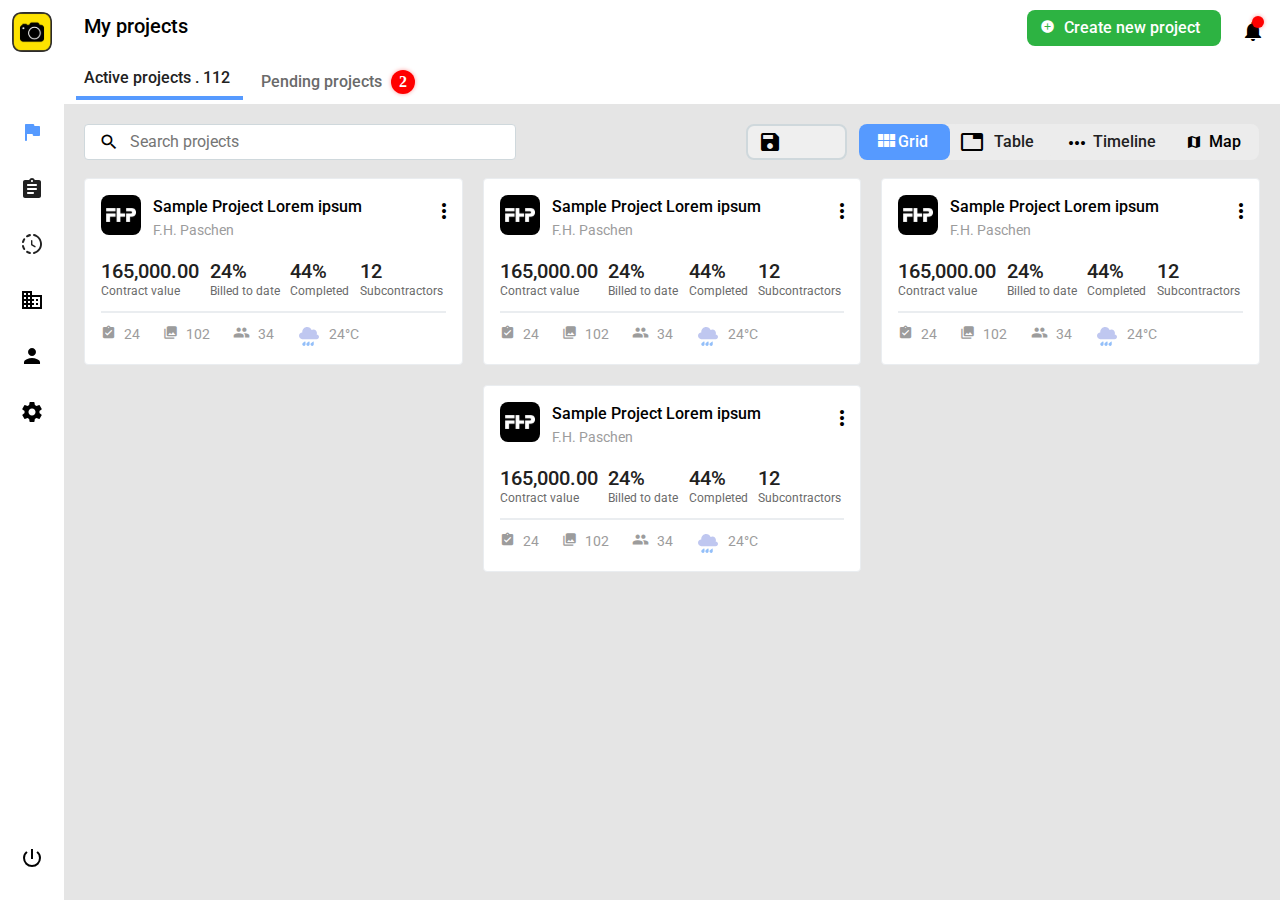
<file: index.html>
<!DOCTYPE html>
<html lang="en">
<head>
    <meta charset="UTF-8">
    <meta name="viewport" content="width=device-width, initial-scale=1.0">
    <link rel="stylesheet" href="css/style.css">
    <link rel="stylesheet" href="css/media.css">
    <link href="https://fonts.googleapis.com/icon?family=Material+Icons"
      rel="stylesheet">
    <link href="https://fonts.googleapis.com/css2?family=Roboto:wght@400;500&display=swap" rel="stylesheet">
    <title>Task-1</title>
</head>
<body>
    <div class="Task1">
        <div class="sidebar">
            <div class="sidebarIconTop">

                <div class="sidebarIconPhoto">
                    <img src="images/sidebarIcon.svg" />
                </div>
                        
                <div class="sidebarIcons">
                    <div class="sidebarIcon1">
                        <img  src="images/sidebarIcon1.svg">
                    </div>
                    <div class="sidebarIcon2">
                        <img  src="images/sidebarIcon2.svg">
                    </div>
                    <div class="sidebarIcon3">
                        <img  src="images/sidebarIcon3.svg">
                    </div>
                    <div class="sidebarIcon4">
                        <span class="material-icons">business</span>
                    </div>
                    <div class="sidebarIcon5">
                        <span class="material-icons">person</span>        
                    </div>
                    <div class="sidebarIcon6">
                        <span class="material-icons">settings</span>
                    </div>
                </div>           
            </div>            
        
            <div class="sidebarIconBottom">
                <span class="material-icons">power_settings_new</span>
            </div>
        </div>
        <div class="main">
            <div class="header">
                <div class="myProject">
                    <span>My projects</span>
                </div>
                <div class="createProjectMain">
                    <button class="createProject" id="create"> 
                        <div class="createIcon" >
                            <span class="material-icons">add_circle</span>
                        </div>                          
                        <div class="createText">
                            <span>Create new project</span>
                        </div>                            
                    </button>
                    
                    <div class="notificationIcon">
                        <span class="material-icons">notifications</span>
                        <div class="redNotification">                        
                        </div>
                    </div>                        
                </div>                                         
            </div>
            <div class="header1">                 
                <div class="myProject1Left">
                    <div class="myProject1Icon">
                        <img src="images/header1.svg" />
                    </div>
                    <div class="myProject1Text1">
                        <span>Projects</span>
                    </div>   
                </div>
                <div class="myProject1Right"> 
                    <button class="create1Project" > 
                        <div class="createIcon" >
                            <span class="material-icons">add_circle</span>
                        </div>                          
                        <div class="create1Text">
                            <span>New</span>
                        </div>                            
                    </button>                   
                    <div class="notificationIcon1">
                        <span class="material-icons">notifications</span>
                        <div class="redNotification1">                        
                        </div>
                    </div>                                         
                </div>
            </div>
    
            <div class="content">
                <div class="projectType">
                    <button class="active" >
                        <a><span>Active projects . 112</span></a>
                    </button>    
                    <button class="pending">                       
                            <div class="pendingButton"> <a href="#"></a><span>Pending projects </a></span>
                            </div>
                            <div class="pendingCounter">
                                2
                            </div>                                                                           
                    </button>
                </div> 
                <div class="viewPart">                    
                    <div class="searchProject">
                        <div class="searchIcon">
                            <span class="material-icons">search<span>
                        </div>            
                        <input type="search" class="searchInput" placeholder="Search projects">
                    </div>
                    <div class="viewRight">
                        <button class="exportDiv" >
                            <span class="material-icons expIcon"> save_alt</span>
                            <span class="text">Export</span>
                        </button>
                        <div class="viewType">                        
                            <button class="gridView" onclick="changeContent(1)"> 
                                <div class="gridIcon">
                                    <span class="material-icons">view_module</span>
                                </div> 
                                <div class="gridText">
                                    <span>Grid</span>
                                </div>        
                            </button> 

                            <button class="tableView" onclick="changeContent(2)" > 
                                <div class="tableIcon">
                                    <span class="material-icons">table_chart</span>
                                </div>
                                <div class="tableText">
                                    <span >Table</span>
                                </div>                                        
                            </button>

                            <div class="timelineIcon">
                                <span class="material-icons">more_horiz</span>
                            </div> 
                            <div class="timelineText">
                                <span>Timeline</span>
                            </div>     
                            <div class="mapIcon">
                                <span class="material-icons">map</span>
                            </div> 
                            <div class="mapText">
                                <span>Map</span>
                            </div>     
                    </div> 
                        
                    </div>                
                </div>  

                <div class="contentForGrid"  id="content1">
                    <div class="gridOne">
                        <div class="projectGrid">
                            <div class="projectGridLeft">
                                <div class="gridIcon0">
                                    <div class="gridIcon1">
                                        <img src="images/gridIcon1.svg">
                                    </div>
                                </div>
    
                                <div class="gridAbout">
                                    <div class="gridAbout1">
                                        <span>Sample Project Lorem ipsum</span>
                                    </div>
                                    <div class="gridAbout2">
                                        <span >F.H. Paschen </span>
                                    </div>
                                </div> 
                            </div>
                            
                            <div class="gridIcon2">
                                <span class="material-icons">more_vert</span>
                            </div>                            
                        </div>

                        <div class="projectData1">
                            <div class="projectData1-1">
                                <span>165,000.00</span>
                                <p>Contract value</p>
                            </div>
                            <div class="projectData1-2">
                                <span>24%</span>
                                <p>Billed to date</p> 
                            </div>
                            <div class="projectData1-3">
                                <span>44%</span>
                                <p>Completed</p>
                            </div>
                            <div class="projectData1-4">
                                <span>12</span>
                                <p>Subcontractors</p>                     
                            </div>
                        </div>
                        <div class="projectDataLine"></div>
                        
                        <div class="projectData2"> 
                            <div class="projectData2-1">
                                <span class="material-icons">assignment_turned_in</span>
                                <span class="spanData2">24</span>
                            </div>
                            <div class="projectData2-2">
                                <span class="material-icons">collections</span>
                                <span class="spanData2">102</span> 
                            </div>
                            <div class="projectData2-3">
                                <span class="material-icons">group</span>
                                <span class="spanData2">34</span>
                            </div>
                            <div class="projectData2-4">
                                <img src="images/rain.svg" >
                                <span class="spanData2">24°C</span>                     
                            </div>                        
                        </div>
                                      
                    </div>   
                    <div class="gridOne">
                        <div class="projectGrid">
                            <div class="projectGridLeft">
                                <div class="gridIcon0">
                                    <div class="gridIcon1">
                                        <img src="images/gridIcon1.svg">
                                    </div>
                                </div>
    
                                <div class="gridAbout">
                                    <div class="gridAbout1">
                                        <span>Sample Project Lorem ipsum</span>
                                    </div>
                                    <div class="gridAbout2">
                                        <span >F.H. Paschen </span>
                                    </div>
                                </div> 
                            </div>
                            
                            <div class="gridIcon2">
                                <span class="material-icons">more_vert</span>
                            </div>                            
                        </div>

                        <div class="projectData1">
                            <div class="projectData1-1">
                                <span>165,000.00</span>
                                <p>Contract value</p>
                            </div>
                            <div class="projectData1-2">
                                <span>24%</span>
                                <p>Billed to date</p> 
                            </div>
                            <div class="projectData1-3">
                                <span>44%</span>
                                <p>Completed</p>
                            </div>
                            <div class="projectData1-4">
                                <span>12</span>
                                <p>Subcontractors</p>                     
                            </div>
                        </div>
                        <div class="projectDataLine"></div>
                        
                        <div class="projectData2"> 
                            <div class="projectData2-1">
                                <span class="material-icons">assignment_turned_in</span>
                                <span class="spanData2">24</span>
                            </div>
                            <div class="projectData2-2">
                                <span class="material-icons">collections</span>
                                <span class="spanData2">102</span> 
                            </div>
                            <div class="projectData2-3">
                                <span class="material-icons">group</span>
                                <span class="spanData2">34</span>
                            </div>
                            <div class="projectData2-4">
                                <img src="images/rain.svg" >
                                <span class="spanData2">24°C</span>                     
                            </div>                        
                        </div>
                                      
                    </div> 
                    <div class="gridOne">
                        <div class="projectGrid">
                            <div class="projectGridLeft">
                                <div class="gridIcon0">
                                    <div class="gridIcon1">
                                        <img src="images/gridIcon1.svg">
                                    </div>
                                </div>
    
                                <div class="gridAbout">
                                    <div class="gridAbout1">
                                        <span>Sample Project Lorem ipsum</span>
                                    </div>
                                    <div class="gridAbout2">
                                        <span >F.H. Paschen </span>
                                    </div>
                                </div> 
                            </div>
                            
                            <div class="gridIcon2">
                                <span class="material-icons">more_vert</span>
                            </div>                            
                        </div>

                        <div class="projectData1">
                            <div class="projectData1-1">
                                <span>165,000.00</span>
                                <p>Contract value</p>
                            </div>
                            <div class="projectData1-2">
                                <span>24%</span>
                                <p>Billed to date</p> 
                            </div>
                            <div class="projectData1-3">
                                <span>44%</span>
                                <p>Completed</p>
                            </div>
                            <div class="projectData1-4">
                                <span>12</span>
                                <p>Subcontractors</p>                     
                            </div>
                        </div>
                        <div class="projectDataLine"></div>
                        
                        <div class="projectData2"> 
                            <div class="projectData2-1">
                                <span class="material-icons">assignment_turned_in</span>
                                <span class="spanData2">24</span>
                            </div>
                            <div class="projectData2-2">
                                <span class="material-icons">collections</span>
                                <span class="spanData2">102</span> 
                            </div>
                            <div class="projectData2-3">
                                <span class="material-icons">group</span>
                                <span class="spanData2">34</span>
                            </div>
                            <div class="projectData2-4">
                                <img src="images/rain.svg" >
                                <span class="spanData2">24°C</span>                     
                            </div>                        
                        </div>
                                      
                    </div> 
                    <div class="gridOne">
                        <div class="projectGrid">
                            <div class="projectGridLeft">
                                <div class="gridIcon0">
                                    <div class="gridIcon1">
                                        <img src="images/gridIcon1.svg">
                                    </div>
                                </div>
    
                                <div class="gridAbout">
                                    <div class="gridAbout1">
                                        <span>Sample Project Lorem ipsum</span>
                                    </div>
                                    <div class="gridAbout2">
                                        <span >F.H. Paschen </span>
                                    </div>
                                </div> 
                            </div>
                            
                            <div class="gridIcon2">
                                <span class="material-icons">more_vert</span>
                            </div>                            
                        </div>

                        <div class="projectData1">
                            <div class="projectData1-1">
                                <span>165,000.00</span>
                                <p>Contract value</p>
                            </div>
                            <div class="projectData1-2">
                                <span>24%</span>
                                <p>Billed to date</p> 
                            </div>
                            <div class="projectData1-3">
                                <span>44%</span>
                                <p>Completed</p>
                            </div>
                            <div class="projectData1-4">
                                <span>12</span>
                                <p>Subcontractors</p>                     
                            </div>
                        </div>
                        <div class="projectDataLine"></div>
                        
                        <div class="projectData2"> 
                            <div class="projectData2-1">
                                <span class="material-icons">assignment_turned_in</span>
                                <span class="spanData2">24</span>
                            </div>
                            <div class="projectData2-2">
                                <span class="material-icons">collections</span>
                                <span class="spanData2">102</span> 
                            </div>
                            <div class="projectData2-3">
                                <span class="material-icons">group</span>
                                <span class="spanData2">34</span>
                            </div>
                            <div class="projectData2-4">
                                <img src="images/rain.svg" >
                                <span class="spanData2">24°C</span>                     
                            </div>                        
                        </div>
                                      
                    </div>                                       
                </div> 
                <div class="contentForTable" id="content2">
                    <div class="searchFil">
                        <div class="searchFilter">
                            <div class="searchFilterIcon">
                                <span class="material-icons">filter_list</span>
                            </div>  
                            <input class="searchFilterInput" placeholder="Search for filter">
                        </div>
                        <button class="selectButton">                            
                            <div class="selectTextButton">   
                                <span>Manage columns</span>                         
                            </div>
                            <div class="selectIcon">
                                <span class="material-icons">arrow_drop_down</span>
                            </div>       
                        </button>
                    </div>

                    <div class="contentTable">    
                        <div class="tableTh">
                            <div class="th1"><span class="th">ID</span>
                                             <span class="material-icons">arrow_downward</span></div>
                            <div class="th2"><span class="th">Name</span></div>
                            <div class="th3"><span class="th">Job number</span></div> 
                            <div class="th4"><span class="th">Divition</span></div>
                            <div class="th5"><span class="th">PM</span></div>
                            <div class="th6"><span class="th">Super</span></div>
                            <div class="th7"><span class="th">Start date</span></div>
                            <div class="th8"><span class="th">End date</span></div>
                            <div class="th9"><span class="th">Budget</span></div>
                            <div class="th10"><span class="th">Photoes</span></div>
                            <div class="th11"><span class="th">Ch</span></div>
                        </div>  
                        <div class="tableTd">
                            <div class="td1"><span class="td">2829</span></div>
                            <div class="td2 tdName"><span class="td">Sample project Lorem ipsum dolor sit amet, consectetur</span></div>
                            <div class="td3"><span class="td">1234</span></div> 
                            <div class="td4"><span class="td">Region A</span></div>
                            <div class="td5"><span class="td">Mike Vazovsky</span></div>
                            <div class="td6"><span class="td">Luke Skywoker</span></div>
                            <div class="td7"><span class="td">April 29, 2020</span></div>
                            <div class="td8"><span class="td">April 30, 2020</span></div>
                            <div class="td9"><span class="td">$1100000,00</span></div>
                            <div class="td10"><span class="td">1234</span></div>
                            <div class="td11"><span class="td">1234</span></div>
                        </div>
                        
                        <div class="tableTd">
                            <div class="td1"><span class="td">2829</span></div>
                            <div class="td2 tdName"><span class="td">Sample project Lorem ipsum dolor sit amet, consectetur</span></div>
                            <div class="td3"><span class="td">1234</span></div> 
                            <div class="td4"><span class="td">Region A</span></div>
                            <div class="td5"><span class="td">Mike Vazovsky</span></div>
                            <div class="td6"><span class="td">Luke Skywoker</span></div>
                            <div class="td7"><span class="td">April 29, 2020</span></div>
                            <div class="td8"><span class="td">April 30, 2020</span></div>
                            <div class="td9"><span class="td">$1100000,00</span></div>
                            <div class="td10"><span class="td">1234</span></div>
                            <div class="td11"><span class="td">1234</span></div>
                        </div>
                        
                        <div class="tableTd">
                            <div class="td1"><span class="td">2829</span></div>
                            <div class="td2 tdName"><span class="td">Sample project Lorem ipsum dolor sit amet, consectetur</span></div>
                            <div class="td3"><span class="td">1234</span></div> 
                            <div class="td4"><span class="td">Region A</span></div>
                            <div class="td5"><span class="td">Mike Vazovsky</span></div>
                            <div class="td6"><span class="td">Luke Skywoker</span></div>
                            <div class="td7"><span class="td">April 29, 2020</span></div>
                            <div class="td8"><span class="td">April 30, 2020</span></div>
                            <div class="td9"><span class="td">$1100000,00</span></div>
                            <div class="td10"><span class="td">1234</span></div>
                            <div class="td11"><span class="td">1234</span></div>
                        </div>
                        
                        <div class="tableTd">
                            <div class="td1"><span class="td">2829</span></div>
                            <div class="td2 tdName"><span class="td">Sample project Lorem ipsum dolor sit amet, consectetur</span></div>
                            <div class="td3"><span class="td">1234</span></div> 
                            <div class="td4"><span class="td">Region A</span></div>
                            <div class="td5"><span class="td">Mike Vazovsky</span></div>
                            <div class="td6"><span class="td">Luke Skywoker</span></div>
                            <div class="td7"><span class="td">April 29, 2020</span></div>
                            <div class="td8"><span class="td">April 30, 2020</span></div>
                            <div class="td9"><span class="td">$1100000,00</span></div>
                            <div class="td10"><span class="td">1234</span></div>
                            <div class="td11"><span class="td">1234</span></div>
                        </div>
                        
                        <div class="tableTd">
                            <div class="td1"><span class="td">2829</span></div>
                            <div class="td2 tdName"><span class="td">Sample project Lorem ipsum dolor sit amet, consectetur</span></div>
                            <div class="td3"><span class="td">1234</span></div> 
                            <div class="td4"><span class="td">Region A</span></div>
                            <div class="td5"><span class="td">Mike Vazovsky</span></div>
                            <div class="td6"><span class="td">Luke Skywoker</span></div>
                            <div class="td7"><span class="td">April 29, 2020</span></div>
                            <div class="td8"><span class="td">April 30, 2020</span></div>
                            <div class="td9"><span class="td">$1100000,00</span></div>
                            <div class="td10"><span class="td">1234</span></div>
                            <div class="td11"><span class="td">1234</span></div>
                        </div>
                        
                    </div>                    
                </div>               
            </div>   
        </div>
    </div>
    <div id="myCreate" class="createProjectModal">
        <div class="createProjectModal-content"> 
            <div class="createNewProject1">
                <div class="createNewProject1-1">
                    <span >Create new project</span>
                </div>
                <div>
                    <span class="material-icons">close</span>
                </div>  
            </div>
            <div class="createNewProject2">                 
                AAAAAA              
            </div>
        </div>      
    </div>
    
    <script src="create.js"></script>
    <script src="index.js"></script>
     
</body>
</html>
</file>
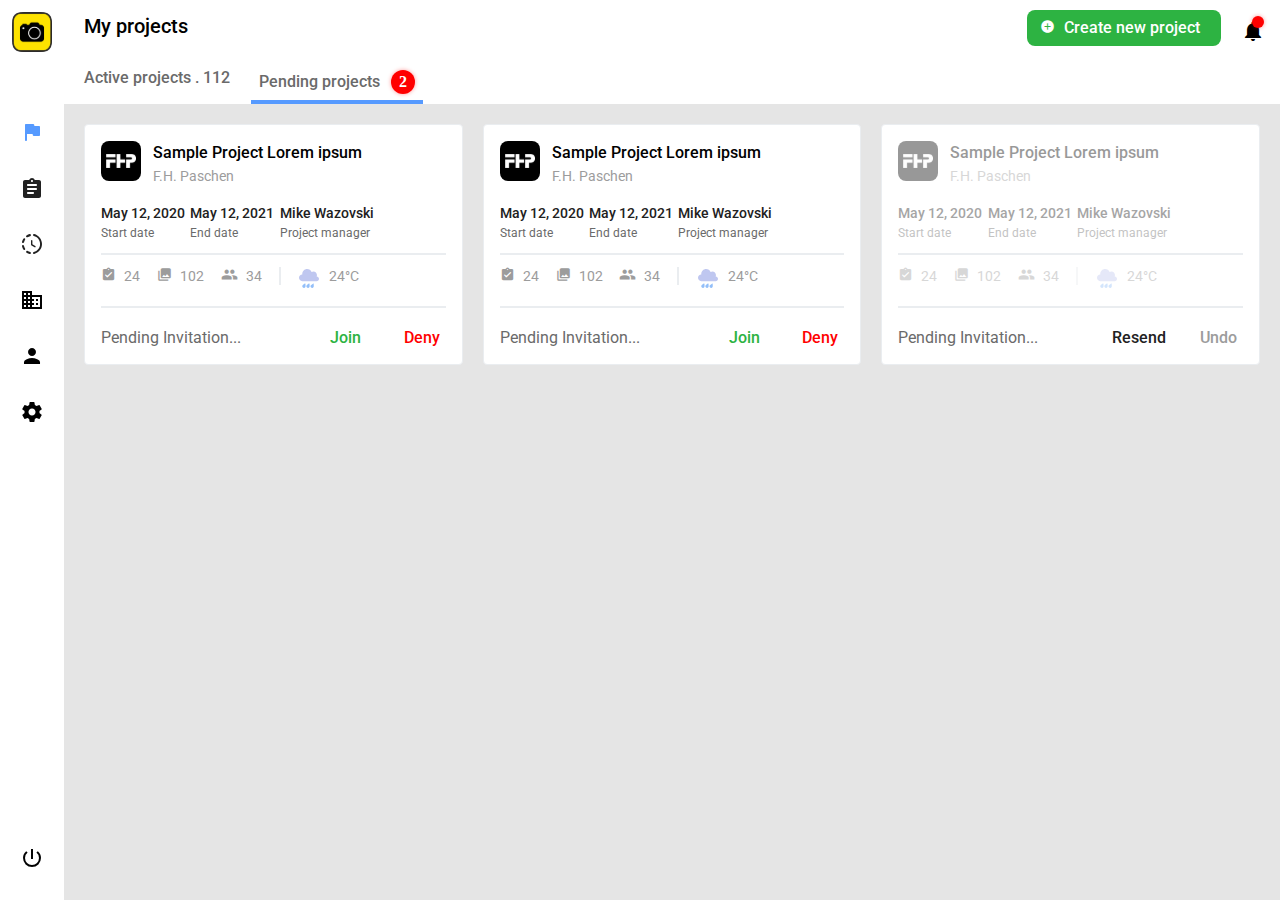
<file: pending-deny.html>
<!DOCTYPE html>
<html lang="en">
<head>
    <meta charset="UTF-8">
    <meta name="viewport" content="width=device-width, initial-scale=1.0">
    <link rel="stylesheet" href="css/style.css">
    <link rel="stylesheet" href="css/media.css">
    <link href="https://fonts.googleapis.com/icon?family=Material+Icons"
      rel="stylesheet">
    <link href="https://fonts.googleapis.com/css2?family=Roboto:wght@400;500&display=swap" rel="stylesheet">
    
    <title>Pending</title>
</head>
<body>    
    <div class="Task1">
        <div class="sidebar">
            <div class="sidebarIconTop">

                <div class="sidebarIconPhoto">
                    <img src="images/sidebarIcon.svg" />
                </div>
                        
                <div class="sidebarIcons">
                    <div class="sidebarIcon1">
                        <img  src="images/sidebarIcon1.svg">
                    </div>
                    <div class="sidebarIcon2">
                        <img  src="images/sidebarIcon2.svg">
                    </div>
                    <div class="sidebarIcon3">
                        <img  src="images/sidebarIcon3.svg">
                    </div>
                    <div class="sidebarIcon4">
                        <span class="material-icons">business</span>
                    </div>
                    <div class="sidebarIcon5">
                        <span class="material-icons">person</span>        
                    </div>
                    <div class="sidebarIcon6">
                        <span class="material-icons">settings</span>
                    </div>
                </div>           
            </div>            
        
            <div class="sidebarIconBottom">
                <span class="material-icons">power_settings_new</span>
            </div>
        </div>
        <div class="main">
            <div class="header">
                <div class="myProject">
                    <span>My projects</span>
                </div>
                <div class="createProjectMain">
                    <button class="createProject"> 
                        <div class="createIcon" >
                            <span class="material-icons">add_circle</span>
                        </div>                          
                        <div class="createText">
                            <span>Create new project</span>
                        </div>                            
                    </button>
                    
                    <div class="notificationIcon">
                        <span class="material-icons">notifications</span>
                        <div class="redNotification">                        
                        </div>
                    </div>                        
                </div>                                         
            </div>
            <div class="header1">                 
                <div class="myProject1Left">
                    <div class="myProject1Icon">
                        <img src="images/header1.svg" />
                    </div>
                    <div class="myProject1Text1">
                        <img src="images/sidebarIcon.svg" />
                    </div>   
                </div>
                <div class="myProject1Right">
                    <div class="searchSmall">
                        <span class="material-icons">search</span>
                    </div>
                    <div class="newSmall">
                        <span class="material-icons">add_circle</span>
                    </div>
                    <div class="notificationIcon1">
                        <span class="material-icons">notifications</span>
                        <div class="redNotification1">                        
                        </div>
                    </div>                                         
                </div>
            </div>    
            <div class="content">
                <div class="projectType">
                    <button class="activePending" >
                        <a><span>Active projects . 112</span></a>
                    </button>    
                    <button class="pendingPending" >                       
                            <div class="pendingPendingButton"> <a href="#"></a><span>Pending projects </a></span>
                            </div>
                            <div class="pendingPendingCounter">
                                2
                            </div>                                                                           
                    </button>
                </div> 
                <div class="contentForPendingGrid">
                    <div class="contentForPendingWithMessage">
                        <div class="gridPendingOne">
                            <div class="projectPendingGrid">
                                <div class="gridPendingIcon0">
                                    <div class="gridPendingIcon1">
                                        <img src="images/gridIcon1.svg">
                                    </div>
                                </div>
                                <div class="gridPendingAbout">
                                    <div class="gridPendingAbout1">
                                        <span>Sample Project Lorem ipsum</span>
                                    </div>
                                    <div class="gridPendingAbout2">
                                        <span >F.H. Paschen </span>
                                    </div>
                                </div>                    
                            </div>
    
                            <div class="projectPendingData1">
                                <div class="projectPendingData1-1">
                                    <span>May 12, 2020</span>
                                    <p>Start date</p>
                                </div>
                                <div class="projectPendingData1-2">
                                    <span>May 12, 2021</span>
                                    <p>End date</p> 
                                </div>
                                <div class="projectPendingData1-3">
                                    <span>Mike Wazovski</span>
                                    <p>Project manager</p>
                                </div>
                            </div>
                            <div class="projectPendingDataLine"></div>
                            
                            <div class="projectPendingData2"> 
                                <div class="projectData2-1">
                                    <div><span class="material-icons">assignment_turned_in</span></div>
                                    <span class="spanData2">24</span>
                                </div>
                                <div class="projectData2-2">
                                    <div><span class="material-icons">collections</span></div>
                                    <span class="spanData2">102</span> 
                                </div>
                                <div class="projectData2-3">
                                    <div><span class="material-icons">group</span></div>
                                    <span class="spanData2">34</span>
                                </div>
                                <div class="projectData2-line"></div>
                                <div class="projectData2-4">
                                    <img src="images/rain.svg" >
                                    <span class="spanData2">24°C</span>                    
                                </div>                        
                            </div>
                            <div class="projectPendingDataLine"></div>
                                <div class="projectPendingData3">
                                    <div class="projectPendingData3-1">
                                        <span>Pending Invitation...</span>
                                    </div>
                                    <div class="projectPendingData3-2">
                                        <button class="projectPendingData3-btn1">
                                            <span>Join</span>
                                        </button>
                                        <button class="projectPendingData3-btn2" id="deny">
                                        <span>Deny</span>
                                        </button>
                                    </div>
                                </div>             
                        </div> 
                        <div class="gridPendingOne">
                            <div class="projectPendingGrid">
                                <div class="gridPendingIcon0">
                                    <div class="gridPendingIcon1">
                                        <img src="images/gridIcon1.svg">
                                    </div>
                                </div>
                                <div class="gridPendingAbout">
                                    <div class="gridPendingAbout1">
                                        <span>Sample Project Lorem ipsum</span>
                                    </div>
                                    <div class="gridPendingAbout2">
                                        <span >F.H. Paschen </span>
                                    </div>
                                </div>                    
                            </div>
    
                            <div class="projectPendingData1">
                                <div class="projectPendingData1-1">
                                    <span>May 12, 2020</span>
                                    <p>Start date</p>
                                </div>
                                <div class="projectPendingData1-2">
                                    <span>May 12, 2021</span>
                                    <p>End date</p> 
                                </div>
                                <div class="projectPendingData1-3">
                                    <span>Mike Wazovski</span>
                                    <p>Project manager</p>
                                </div>
                            </div>
                            <div class="projectPendingDataLine"></div>
                            
                            <div class="projectPendingData2"> 
                                <div class="projectData2-1">
                                    <div><span class="material-icons">assignment_turned_in</span></div>
                                    <span class="spanData2">24</span>
                                </div>
                                <div class="projectData2-2">
                                    <div><span class="material-icons">collections</span></div>
                                    <span class="spanData2">102</span> 
                                </div>
                                <div class="projectData2-3">
                                    <div><span class="material-icons">group</span></div>
                                    <span class="spanData2">34</span>
                                </div>
                                <div class="projectData2-line"></div>
                                <div class="projectData2-4">
                                    <img src="images/rain.svg" >
                                    <span class="spanData2">24°C</span>                    
                                </div>                        
                            </div>
                            <div class="projectPendingDataLine"></div>
                                <div class="projectPendingData3">
                                    <div class="projectPendingData3-1">
                                        <span>Pending Invitation...</span>
                                    </div>
                                    <div class="projectPendingData3-2">
                                        <button class="projectPendingData3-btn1">
                                            <span>Join</span>
                                        </button>
                                        <button class="projectPendingData3-btn2" >
                                        <span>Deny</span>
                                        </button>
                                    </div>
                                </div>             
                        </div>
                        <div class="gridPendingTwo">
                            <div class="projectPendingGrid">
                                <div class="gridPendingIcon0">
                                    <div class="gridPendingIcon1">
                                        <img src="images/gridIcon1.svg">
                                    </div>
                                </div>
    
                                <div class="gridPendingAbout">
                                    <div class="gridPendingAbout1">
                                        <span>Sample Project Lorem ipsum</span>
                                    </div>
                                    <div class="gridPendingAbout2">
                                        <span >F.H. Paschen </span>
                                    </div>
                                </div>                    
                            </div>
    
                            <div class="projectPendingData1">
                                <div class="projectPendingData1-1">
                                    <span>May 12, 2020</span>
                                    <p>Start date</p>
                                </div>
                                <div class="projectPendingData1-2">
                                    <span>May 12, 2021</span>
                                    <p>End date</p> 
                                </div>
                                <div class="projectPendingData1-3">
                                    <span>Mike Wazovski</span>
                                    <p>Project manager</p>
                                </div>
                            </div>
                            <div class="projectPendingDataLine"></div>
                            
                            <div class="projectPendingData2"> 
                                <div class="projectData2-1">
                                    <div><span class="material-icons">assignment_turned_in</span></div>
                                    <span class="spanData2">24</span>
                                </div>
                                <div class="projectData2-2">
                                    <div><span class="material-icons">collections</span></div>
                                    <span class="spanData2">102</span> 
                                </div>
                                <div class="projectData2-3">
                                    <div><span class="material-icons">group</span></div>
                                    <span class="spanData2">34</span>
                                </div>
                                <div class="projectData2-line">
    
                                </div>
                                <div class="projectData2-4">
                                    <img src="images/rain.svg" >
                                    <span class="spanData2">24°C</span>                     
                                </div>                        
                            </div>
                            <div class="projectPendingDataLine"></div>
                            <div class="projectPendingData3">
                                    <div class="projectPendingData3-1">
                                        <span>Pending Invitation...</span>
                                    </div>
                                    <div class="projectPendingData3-2">
                                        <button class="projectPendingData3-btn1">
                                            <span>Resend</span>
                                        </button>
                                        <button class="projectPendingData3-btn2">
                                        <span>Undo</span>
                                    </button>        
                                    </div>        
                            </div>             
                        </div> 
                    </div>                               
                </div>   
            </div>  
        </div>            
    </div> 
    <div id="myModal" class="modal">
        <div class="modal-content">            
            <div class="denyDate">
                <div class="denyDate1">
                    <span>Deny project invitation? </span>
                </div>
                <div class="denyDate2">
                    <span>Deny this invitation and remove this project from your active projects list?</span>  
                </div>
            </div>
            <div class="denyAction">
                <button class="denyActionCancel">
                    <span>Cancel</span>
                </button>
                <button class="denyActionDeny">
                    <span>Deny</span>
                </button>
            </div>
        </div>      
    </div>  
    <script src="index.js"></script>
</body>
</html>
</file>
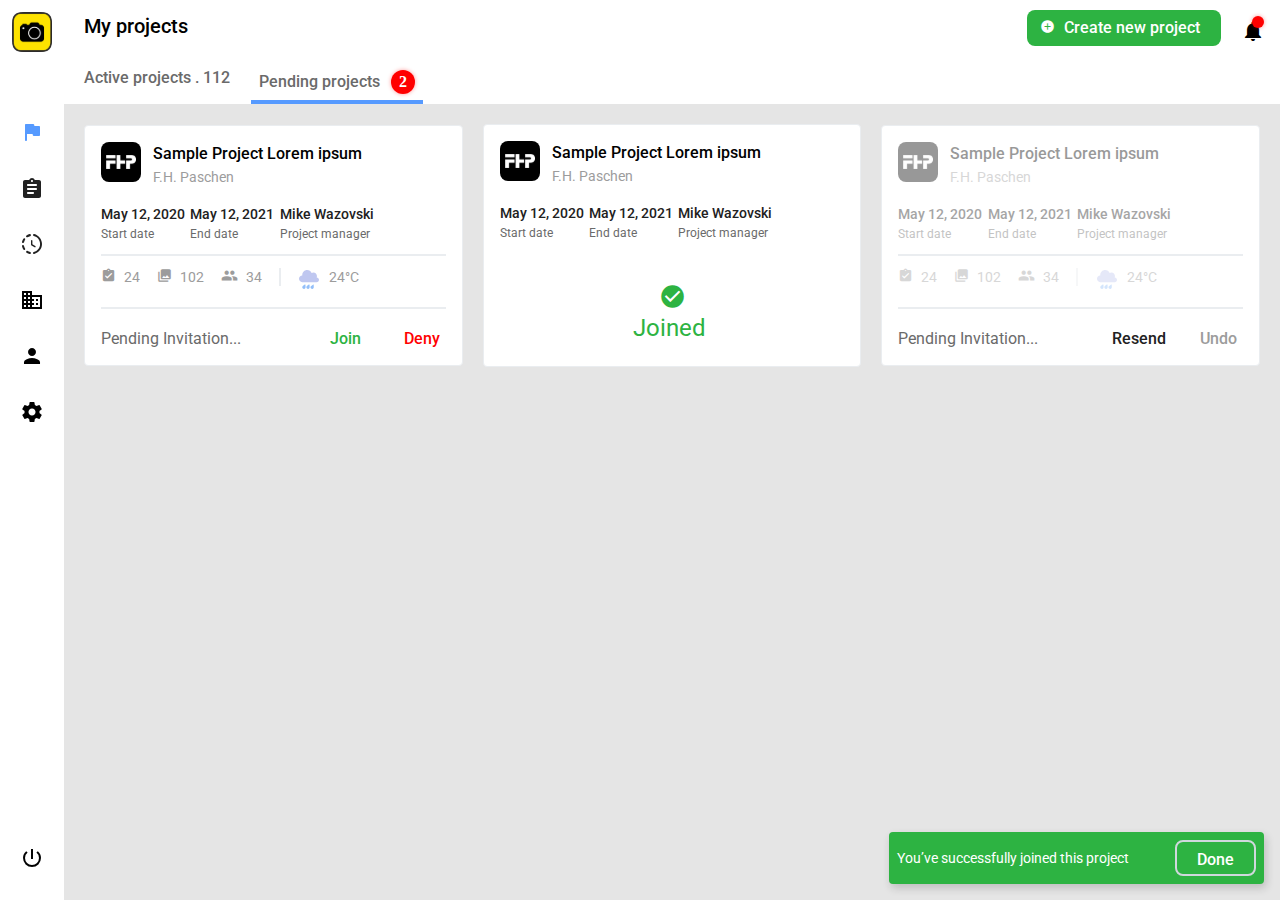
<file: pending-Joined.html>
<!DOCTYPE html>
<html lang="en">
<head>
    <meta charset="UTF-8">
    <meta name="viewport" content="width=device-width, initial-scale=1.0">
    <link rel="stylesheet" href="css/style.css">
    <link rel="stylesheet" href="css/media.css">
    <link href="https://fonts.googleapis.com/icon?family=Material+Icons"
      rel="stylesheet">
    <link href="https://fonts.googleapis.com/css2?family=Roboto:wght@400;500&display=swap" rel="stylesheet">
    
    <title>Pending</title>
</head>
<body>
    <div class="Task1">
        <div class="sidebar">
            <div class="sidebarIconTop">

                <div class="sidebarIconPhoto">
                    <img src="images/sidebarIcon.svg" />
                </div>
                        
                <div class="sidebarIcons">
                    <div class="sidebarIcon1">
                        <img  src="images/sidebarIcon1.svg">
                    </div>
                    <div class="sidebarIcon2">
                        <img  src="images/sidebarIcon2.svg">
                    </div>
                    <div class="sidebarIcon3">
                        <img  src="images/sidebarIcon3.svg">
                    </div>
                    <div class="sidebarIcon4">
                        <span class="material-icons">business</span>
                    </div>
                    <div class="sidebarIcon5">
                        <span class="material-icons">person</span>        
                    </div>
                    <div class="sidebarIcon6">
                        <span class="material-icons">settings</span>
                    </div>
                </div>           
            </div>            
        
            <div class="sidebarIconBottom">
                <span class="material-icons">power_settings_new</span>
            </div>
        </div>
        <div class="main">
            <div class="header">
                <div class="myProject">
                    <span>My projects</span>
                </div>
                <div class="createProjectMain">
                    <button class="createProject"> 
                        <div class="createIcon" >
                            <span class="material-icons">add_circle</span>
                        </div>                          
                        <div class="createText">
                            <span>Create new project</span>
                        </div>                            
                    </button>
                    
                    <div class="notificationIcon">
                        <span class="material-icons">notifications</span>
                        <div class="redNotification">                        
                        </div>
                    </div>                        
                </div>                                         
            </div>
            <div class="header1">                 
                <div class="myProject1Left">
                    <div class="myProject1Icon">
                        <img src="images/header1.svg" />
                    </div>
                    <div class="myProject1Text1">
                        <img src="images/sidebarIcon.svg" />
                    </div>   
                </div>
                <div class="myProject1Right">
                    <div class="searchSmall">
                        <span class="material-icons">search</span>
                    </div>
                    <div class="newSmall">
                        <span class="material-icons">add_circle</span>
                    </div>
                    <div class="notificationIcon1">
                        <span class="material-icons">notifications</span>
                        <div class="redNotification1">                        
                        </div>
                    </div>                                         
                </div>
            </div>    
            <div class="content">
                <div class="projectType">
                    <button class="activePending" >
                        <a><span>Active projects . 112</span></a>
                    </button>    
                    <button class="pendingPending" >                       
                            <div class="pendingPendingButton"> <a href="#"></a><span>Pending projects </a></span>
                            </div>
                            <div class="pendingPendingCounter">
                                2
                            </div>                                                                           
                    </button>
                </div> 
                <div class="contentForPendingGrid">
                    <div class="contentForPendingWithMessage">
                        <div class="gridPendingOne">
                            <div class="projectPendingGrid">
                                <div class="gridPendingIcon0">
                                    <div class="gridPendingIcon1">
                                        <img src="images/gridIcon1.svg">
                                    </div>
                                </div>
                                <div class="gridPendingAbout">
                                    <div class="gridPendingAbout1">
                                        <span>Sample Project Lorem ipsum</span>
                                    </div>
                                    <div class="gridPendingAbout2">
                                        <span >F.H. Paschen </span>
                                    </div>
                                </div>                    
                            </div>
    
                            <div class="projectPendingData1">
                                <div class="projectPendingData1-1">
                                    <span>May 12, 2020</span>
                                    <p>Start date</p>
                                </div>
                                <div class="projectPendingData1-2">
                                    <span>May 12, 2021</span>
                                    <p>End date</p> 
                                </div>
                                <div class="projectPendingData1-3">
                                    <span>Mike Wazovski</span>
                                    <p>Project manager</p>
                                </div>
                            </div>
                            <div class="projectPendingDataLine"></div>
                            
                            <div class="projectPendingData2"> 
                                <div class="projectData2-1">
                                    <div><span class="material-icons">assignment_turned_in</span></div>
                                    <span class="spanData2">24</span>
                                </div>
                                <div class="projectData2-2">
                                    <div><span class="material-icons">collections</span></div>
                                    <span class="spanData2">102</span> 
                                </div>
                                <div class="projectData2-3">
                                    <div><span class="material-icons">group</span></div>
                                    <span class="spanData2">34</span>
                                </div>
                                <div class="projectData2-line"></div>
                                <div class="projectData2-4">
                                    <img src="images/rain.svg" >
                                    <span class="spanData2">24°C</span>                    
                                </div>                        
                            </div>
                            <div class="projectPendingDataLine"></div>
                             <div class="projectPendingData3">
                                 <div class="projectPendingData3-1">
                                     <span>Pending Invitation...</span>
                                 </div>
                                 <div class="projectPendingData3-2">
                                     <button class="projectPendingData3-btn1">
                                         <span>Join</span>
                                     </button>
                                     <button class="projectPendingData3-btn2">
                                        <span>Deny</span>
                                    </button>
                                 </div>
                             </div>             
                        </div>  
                        <div class="gridPendingJoined">
                            <div class="projectPendingGrid">
                                <div class="gridPendingIcon0">
                                    <div class="gridPendingIcon1">
                                        <img src="images/gridIcon1.svg">
                                    </div>
                                </div>
    
                                <div class="gridPendingAbout">
                                    <div class="gridPendingAbout1">
                                        <span>Sample Project Lorem ipsum</span>
                                    </div>
                                    <div class="gridPendingAbout2">
                                        <span >F.H. Paschen </span>
                                    </div>
                                </div>                    
                            </div>
                            <div class="projectPendingData1">
                                <div class="projectPendingData1-1">
                                    <span>May 12, 2020</span>
                                    <p>Start date</p>
                                </div>
                                <div class="projectPendingData1-2">
                                    <span>May 12, 2021</span>
                                    <p>End date</p> 
                                </div>
                                <div class="projectPendingData1-3">
                                    <span>Mike Wazovski</span>
                                    <p>Project manager</p>
                                </div>
                            </div>
                            <div class="projectJoined">
                                <div class="projectJoinedIcon">
                                    <span class="material-icons">check_circle </span>
                                </div>
                                <div class="projectJoinedText">
                                    <span>Joined</span>
                                </div>
                            </div>           
                        </div> 
                        <div class="gridPendingTwo">
                            <div class="projectPendingGrid">
                                <div class="gridPendingIcon0">
                                    <div class="gridPendingIcon1">
                                        <img src="images/gridIcon1.svg">
                                    </div>
                                </div>
    
                                <div class="gridPendingAbout">
                                    <div class="gridPendingAbout1">
                                        <span>Sample Project Lorem ipsum</span>
                                    </div>
                                    <div class="gridPendingAbout2">
                                        <span >F.H. Paschen </span>
                                    </div>
                                </div>                    
                            </div>
    
                            <div class="projectPendingData1">
                                <div class="projectPendingData1-1">
                                    <span>May 12, 2020</span>
                                    <p>Start date</p>
                                </div>
                                <div class="projectPendingData1-2">
                                    <span>May 12, 2021</span>
                                    <p>End date</p> 
                                </div>
                                <div class="projectPendingData1-3">
                                    <span>Mike Wazovski</span>
                                    <p>Project manager</p>
                                </div>
                            </div>
                            <div class="projectPendingDataLine"></div>
                            
                            <div class="projectPendingData2"> 
                                <div class="projectData2-1">
                                    <div><span class="material-icons">assignment_turned_in</span></div>
                                    <span class="spanData2">24</span>
                                </div>
                                <div class="projectData2-2">
                                    <div><span class="material-icons">collections</span></div>
                                    <span class="spanData2">102</span> 
                                </div>
                                <div class="projectData2-3">
                                    <div><span class="material-icons">group</span></div>
                                    <span class="spanData2">34</span>
                                </div>
                                <div class="projectData2-line">
    
                                </div>
                                <div class="projectData2-4">
                                    <img src="images/rain.svg" >
                                    <span class="spanData2">24°C</span>                     
                                </div>                        
                            </div>
                            <div class="projectPendingDataLine"></div>
                            <div class="projectPendingData3">
                                 <div class="projectPendingData3-1">
                                     <span>Pending Invitation...</span>
                                 </div>
                                 <div class="projectPendingData3-2">
                                     <button class="projectPendingData3-btn1">
                                         <span>Resend</span>
                                     </button>
                                     <button class="projectPendingData3-btn2">
                                        <span>Undo</span>
                                    </button>
                                 </div>
                            </div>             
                        </div>
                    </div>
                    <div class="projectPendingMessage">
                        <div class="projectPendingMessage1">
                            <span>You’ve successfully joined this project</span>
                        </div>
                        <button class="projectPendingMessageButton">
                            <span>Done</span>
                        </button>
                    </div>                                         
                </div>  
            </div> 
        </div>
    </div>
</body>
</html>
</file>
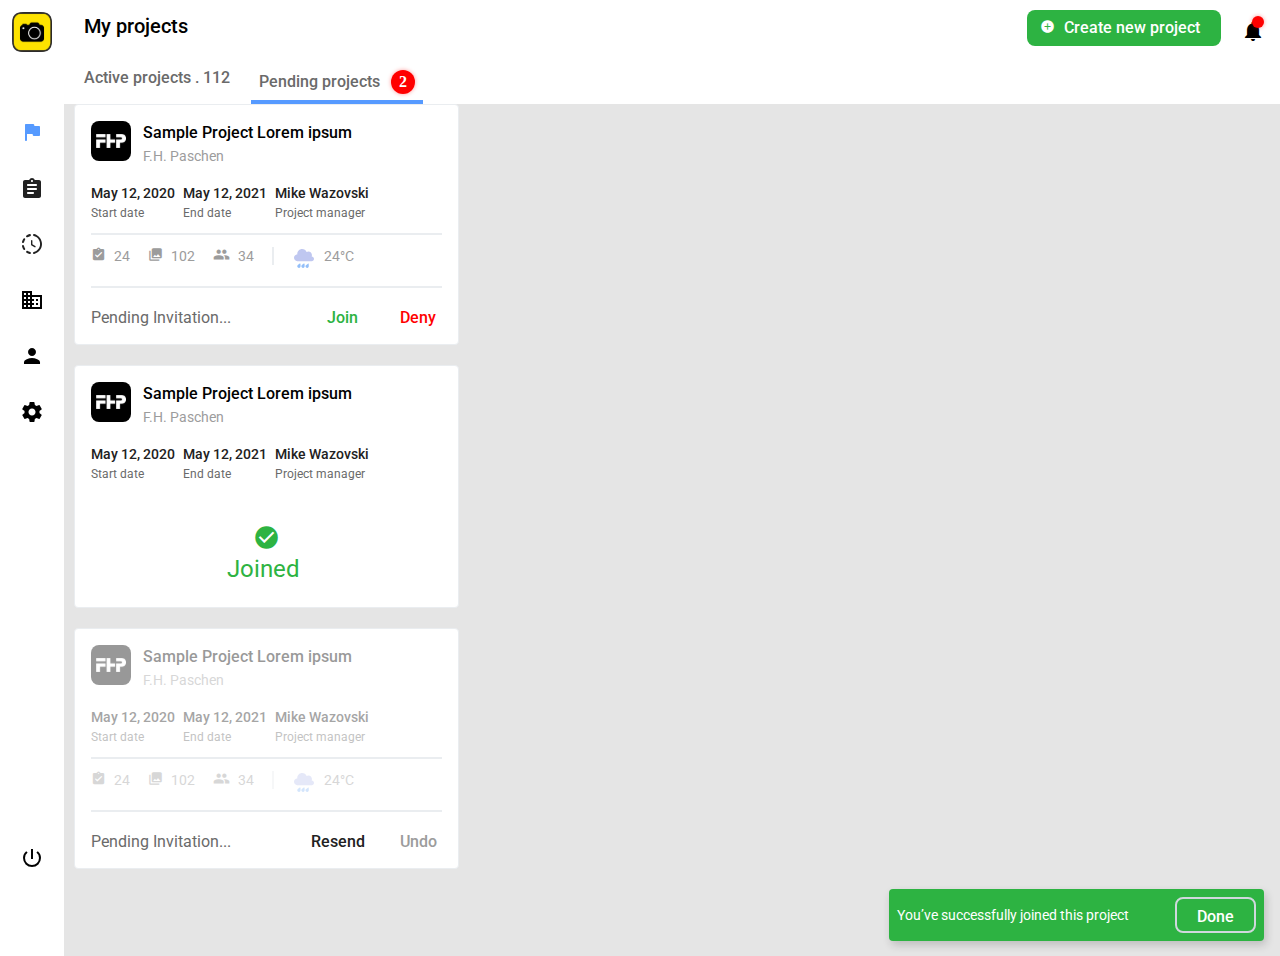
<file: pending.html>
<!DOCTYPE html>
<html lang="en">
<head>
    <meta charset="UTF-8">
    <meta name="viewport" content="width=device-width, initial-scale=1.0">
    <link rel="stylesheet" href="css/style.css">
    <link rel="stylesheet" href="css/media.css">
    <link href="https://fonts.googleapis.com/icon?family=Material+Icons"
      rel="stylesheet">
    <link href="https://fonts.googleapis.com/css2?family=Roboto:wght@400;500&display=swap" rel="stylesheet">
    
    <title>Pending</title>
</head>
<body>
    <div class="Task1">
        <div class="sidebar">
            <div class="sidebarIconTop">

                <div class="sidebarIconPhoto">
                    <img src="images/sidebarIcon.svg" />
                </div>
                        
                <div class="sidebarIcons">
                    <div class="sidebarIcon1">
                        <img  src="images/sidebarIcon1.svg">
                    </div>
                    <div class="sidebarIcon2">
                        <img  src="images/sidebarIcon2.svg">
                    </div>
                    <div class="sidebarIcon3">
                        <img  src="images/sidebarIcon3.svg">
                    </div>
                    <div class="sidebarIcon4">
                        <span class="material-icons">business</span>
                    </div>
                    <div class="sidebarIcon5">
                        <span class="material-icons">person</span>        
                    </div>
                    <div class="sidebarIcon6">
                        <span class="material-icons">settings</span>
                    </div>
                </div>           
            </div>            
        
            <div class="sidebarIconBottom">
                <span class="material-icons">power_settings_new</span>
            </div>
        </div>
        <div class="main">
            <div class="header">
                <div class="myProject">
                    <span>My projects</span>
                </div>
                <div class="createProjectMain">
                    <button class="createProject"> 
                        <div class="createIcon" >
                            <span class="material-icons">add_circle</span>
                        </div>                          
                        <div class="createText">
                            <span>Create new project</span>
                        </div>                            
                    </button>
                    
                    <div class="notificationIcon">
                        <span class="material-icons">notifications</span>
                        <div class="redNotification">                        
                        </div>
                    </div>                        
                </div>                                         
            </div>
            <div class="header1">                 
                <div class="myProject1Left">
                    <div class="myProject1Icon">
                        <img src="images/header1.svg" />
                    </div>
                    <div class="myProject1Text1">
                        <img src="images/sidebarIcon.svg" />
                    </div>   
                </div>
                <div class="myProject1Right">
                    <div class="searchSmall">
                        <span class="material-icons">search</span>
                    </div>
                    <div class="newSmall">
                        <span class="material-icons">add_circle</span>
                    </div>
                    <div class="notificationIcon1">
                        <span class="material-icons">notifications</span>
                        <div class="redNotification1">                        
                        </div>
                    </div>                                         
                </div>
            </div>    
            <div class="content">
                <div class="projectType">
                    <button class="activePending" >
                        <a><span>Active projects . 112</span></a>
                    </button>    
                    <button class="pendingPending" >                       
                            <div class="pendingPendingButton"> <a href="#"></a><span>Pending projects </a></span>
                            </div>
                            <div class="pendingPendingCounter">
                                2
                            </div>                                                                           
                    </button>
                </div> 
                <div class="contentForPendingGrid">
                    <div class="gridPendingOne">
                        <div class="projectPendingGrid">
                            <div class="gridPendingIcon0">
                                <div class="gridPendingIcon1">
                                    <img src="images/gridIcon1.svg">
                                </div>
                            </div>
                            <div class="gridPendingAbout">
                                <div class="gridPendingAbout1">
                                    <span>Sample Project Lorem ipsum</span>
                                </div>
                                <div class="gridPendingAbout2">
                                    <span >F.H. Paschen </span>
                                </div>
                            </div>                    
                        </div>

                        <div class="projectPendingData1">
                            <div class="projectPendingData1-1">
                                <span>May 12, 2020</span>
                                <p>Start date</p>
                            </div>
                            <div class="projectPendingData1-2">
                                <span>May 12, 2021</span>
                                <p>End date</p> 
                            </div>
                            <div class="projectPendingData1-3">
                                <span>Mike Wazovski</span>
                                <p>Project manager</p>
                            </div>
                        </div>
                        <div class="projectPendingDataLine"></div>
                        
                        <div class="projectPendingData2"> 
                            <div class="projectData2-1">
                                <div><span class="material-icons">assignment_turned_in</span></div>
                                <span class="spanData2">24</span>
                            </div>
                            <div class="projectData2-2">
                                <div><span class="material-icons">collections</span></div>
                                <span class="spanData2">102</span> 
                            </div>
                            <div class="projectData2-3">
                                <div><span class="material-icons">group</span></div>
                                <span class="spanData2">34</span>
                            </div>
                            <div class="projectData2-line"></div>
                            <div class="projectData2-4">
                                <img src="images/rain.svg" >
                                <span class="spanData2">24°C</span>                    
                            </div>                        
                        </div>
                        <div class="projectPendingDataLine"></div>
                         <div class="projectPendingData3">
                             <div class="projectPendingData3-1">
                                 <span>Pending Invitation...</span>
                             </div>
                             <div class="projectPendingData3-2">
                                 <button class="projectPendingData3-btn1">
                                     <span>Join</span>
                                 </button>
                                 <button class="projectPendingData3-btn2">
                                    <span>Deny</span>
                                </button>
                             </div>
                         </div>             
                    </div>  
                    <div class="gridPendingJoined">
                        <div class="projectPendingGrid">
                            <div class="gridPendingIcon0">
                                <div class="gridPendingIcon1">
                                    <img src="images/gridIcon1.svg">
                                </div>
                            </div>

                            <div class="gridPendingAbout">
                                <div class="gridPendingAbout1">
                                    <span>Sample Project Lorem ipsum</span>
                                </div>
                                <div class="gridPendingAbout2">
                                    <span >F.H. Paschen </span>
                                </div>
                            </div>                    
                        </div>
                        <div class="projectPendingData1">
                            <div class="projectPendingData1-1">
                                <span>May 12, 2020</span>
                                <p>Start date</p>
                            </div>
                            <div class="projectPendingData1-2">
                                <span>May 12, 2021</span>
                                <p>End date</p> 
                            </div>
                            <div class="projectPendingData1-3">
                                <span>Mike Wazovski</span>
                                <p>Project manager</p>
                            </div>
                        </div>
                        <div class="projectJoined">
                            <div class="projectJoinedIcon">
                                <span class="material-icons">check_circle </span>
                            </div>
                            <div class="projectJoinedText">
                                <span>Joined</span>
                            </div>
                        </div>           
                    </div> 
                    <div class="gridPendingTwo">
                        <div class="projectPendingGrid">
                            <div class="gridPendingIcon0">
                                <div class="gridPendingIcon1">
                                    <img src="images/gridIcon1.svg">
                                </div>
                            </div>

                            <div class="gridPendingAbout">
                                <div class="gridPendingAbout1">
                                    <span>Sample Project Lorem ipsum</span>
                                </div>
                                <div class="gridPendingAbout2">
                                    <span >F.H. Paschen </span>
                                </div>
                            </div>                    
                        </div>

                        <div class="projectPendingData1">
                            <div class="projectPendingData1-1">
                                <span>May 12, 2020</span>
                                <p>Start date</p>
                            </div>
                            <div class="projectPendingData1-2">
                                <span>May 12, 2021</span>
                                <p>End date</p> 
                            </div>
                            <div class="projectPendingData1-3">
                                <span>Mike Wazovski</span>
                                <p>Project manager</p>
                            </div>
                        </div>
                        <div class="projectPendingDataLine"></div>
                        
                        <div class="projectPendingData2"> 
                            <div class="projectData2-1">
                                <div><span class="material-icons">assignment_turned_in</span></div>
                                <span class="spanData2">24</span>
                            </div>
                            <div class="projectData2-2">
                                <div><span class="material-icons">collections</span></div>
                                <span class="spanData2">102</span> 
                            </div>
                            <div class="projectData2-3">
                                <div><span class="material-icons">group</span></div>
                                <span class="spanData2">34</span>
                            </div>
                            <div class="projectData2-line">

                            </div>
                            <div class="projectData2-4">
                                <img src="images/rain.svg" >
                                <span class="spanData2">24°C</span>                     
                            </div>                        
                        </div>
                        <div class="projectPendingDataLine"></div>
                        <div class="projectPendingData3">
                             <div class="projectPendingData3-1">
                                 <span>Pending Invitation...</span>
                             </div>
                             <div class="projectPendingData3-2">
                                 <button class="projectPendingData3-btn1">
                                     <span>Resend</span>
                                 </button>
                                 <button class="projectPendingData3-btn2">
                                    <span>Undo</span>
                                </button>

                             </div>

                        </div>             
                    </div>                     
                </div>   
                
                <div class="projectPendingMessage">
                    <div class="projectPendingMessage1">
                        <span>You’ve successfully joined this project</span>
                    </div>
                    <button class="projectPendingMessageButton">
                        <span>Done</span>
                    </button>


                </div>
            </div> 

        </div>
    </div>
</body>
</html>
</file>
<file: css/style.css>
html{
    height: 100%;
}
body{
    height: 100%;
}

*{
    margin: 0;
    padding: 0;
    box-sizing: border-box;
}
.Task1{
    display: flex;
    height: 100%;
}
/*-----Sidebar----*/ 
.sidebar{        
    position: fixed;
    left: 0;
    width: 64px;   
    height: 100%;
    display: flex;
    flex-direction: column; 
    justify-content: space-between;  
}
.sidebar1{
    display: none;
}
.sidebarIconTop{
    width: 100%;
    display: flex;
    flex-direction: column;   
}
.sidebarIconPhoto{
    width: 40px;
    height: 40px;
    margin: 12px;
}
.sidebarIcons{
    width: 100%;
    display: flex;
    flex-direction: column;
    margin-top: 40px; 
}
.sidebarIcon1, .sidebarIcon2, .sidebarIcon3,
.sidebarIcon4, .sidebarIcon5, .sidebarIcon6 {
    width: 64px;
    height: 56px;  
    display: flex; 
    justify-content: center;
    align-items: center;
}
.sidebarIconBottom{
    width: 100%;  
    width: 64px;
    height: 56px;
    display: flex; 
    justify-content: center;
    align-items: center;
    margin-bottom: 14px;
}
/*-----main----*/ 
.main{   
    width: 100%;   
    height: 100%; 
    display: flex;
    flex-direction: column;    
    margin-left: 64px;  
}
.header{
    width: 100%;    
    height:56px;
    display: flex;     
    justify-content: space-between; 
    position: fixed;
    background: #FFFFFF;
}

.myProject{ 
    width: 106px;
    height: 24px;
    margin-left: 20px;
    display: flex;
    align-self: center;
}
.myProject span{    
    display: flex;
    flex-direction: row;
    font-family: 'Roboto';
    font-weight: 500;
    font-size: 20px;
    line-height: 20px;
}
.createProjectMain{
    display: flex;
    align-self: center;
}
 .createProject{
    width: 194px;
    height: 36px;
    background: #2DB342;
    border-radius: 8px;
    border: none;
    display: flex;
    align-items: center;
    padding: 0 15px 0 13px;
    margin-right: 24px;
}
.createIcon span{
    font-size: 15px;
    color: #FFFFFF;;
}
.createText{
    margin-left: 9px;
}
.createText span{
    font-family: 'Roboto';
    font-weight: 500;
    font-size: 16px;
    line-height: 20px;
    color: #FFFFFF;
}
.notificationIcon{
    width: 15px;
    height: 19px;
    display: flex;
    justify-content: center;
    align-self: center;
    margin-right: 84px;
}
.redNotification{
    width: 12px;
    height: 12px;
    position: absolute;
    background-color: #FF0000;
    right: 80px;
    top: 16px;
    border-radius: 50%;
    box-shadow: 0px 0px 4px rgba(255, 0, 0, 0.4);;
}
.projectType{
    width: 100%;
    height: 48px;
    display: flex;
    flex-direction: row;
    background: #FFFFFF;
}
.active{
    width: 167px;
    height: 44px;
    margin-left: 12px;
    border: none;
    border-bottom: 4px solid #569AFF;
    background-color: white;
    padding: 12px 8px ;
    display: flex;
    text-decoration: none;
}
.active span{
    font-family: 'Roboto';
    font-weight: 500;
    font-size: 16px;
    line-height: 20px;
    color: #212121; 
}
.pending{
    width: 172px;
    height: 44px;
    margin-top: 4px;
    margin-left: 8px;
    display: flex;
    flex-direction: row;
    background: #FFFFFF;       
    border: none;     
}
.pendingButton{
    width: 124px;
    height: 20px;
    margin-top: 12px;
    margin-left: 8px;
}
.pendingButton a{
    text-decoration: none;
}
.pending span{
    font-family: 'Roboto';
    font-style: normal;
    font-weight: 500;
    font-size: 16px;
    line-height: 20px;
    color: #6A6A6A;
}
.pendingCounter{
    width: 24px;
    height: 24px;
    margin-top: 10px;
    margin-left: 8px;
    background: #FF0000;
    border-radius: 50%;
    box-shadow: 0px 0px 4px rgba(255, 0, 0, 0.4);    
    justify-content: center;
    font-family: SF Pro Text;
    font-style: normal;
    font-weight: 600;
    font-size: 16px;
    line-height: 22px;
    display: flex;
    align-items: center;
    color: #FFFFFF;
}
/*---- header1---*/
.header1{
    width: 100%;       
    height:56px;  
    display: none;
    display: flex;
    align-content: center;
    justify-content: space-between;
    position: fixed;
    left:0;
    display: none;
    background: #FFFFFF;
}
.myProject1Left{    
    width: 75px;
    height: 24px;
    margin-left: 19px;
    display: flex;
}
.myProject1Icon{
    display: flex;
    width: 18px;
    height: 12px;
    margin-top: 22px;
    margin-left: 19px;
}
.myProject1Text1{
    display: flex;
    width: 75px;
    height: 24px;
    margin-left: 35px;
    margin-top: 16px;
    align-items: center;
}
.myProject1Text1 span{
    font-family: 'Roboto';
    font-style: normal;
    font-weight: 500;
    font-size: 20px;
    line-height: 24px;
}
.myProject1Right{
    display: flex;
}
.create1Project{
    width: 88px;
    height: 36px;
    background: #2DB342;
    border-radius: 8px;
    border: none;
    display: flex;
    align-items: center;
    padding: 0 15px 0 13px;
    margin-right: 24px;
    margin-top: 10px;
}
.create1Text{
    margin-left: 9px;
}
.create1Text span{      
    font-family: 'Roboto';
    font-style: normal;
    font-weight: 500;
    font-size: 16px;
    line-height: 20px;
    display: flex;
    align-items: center;
    color: #FFFFFF;
}
.notificationIcon1{
    width: 15px;
    height: 19px;
    display: flex;
    justify-content: center;
    align-self: center;
    margin-right: 20px;
}
.redNotification1{
    width: 12px;
    height: 12px;
    position: absolute;
    background-color: #FF0000;
    right: 16px;
    top: 16px;
    border-radius: 50%;
    box-shadow: 0px 0px 4px rgba(255, 0, 0, 0.4);;
}
.searchSmall{
    font-size: 17px;
    margin-top: 19px;
    margin-right: 30px;
}
.newSmall{
    font-size: 20px;    
    margin-top: 19px;
    margin-right: 30px;
}
.content{  
    width: 100%;
    height: 100%;
    margin-top: 56px;
    display: flex;
    background-color: #E5E5E5;
    flex-direction: column;
    font-size: 16px;
}

/*------viewPart-----*/
.viewPart{
    width: 100%;
    display: flex;
    flex-direction: row;
    justify-content: space-between;
    padding: 20px 21px 0 20px;    
}
.searchProject{
    width: 432px;
    height: 36px;
    background: #FFFFFF;
    border: 1px solid #CFD8DC;
    box-sizing: border-box;
    border-radius: 4px;  
    display: flex; 
    flex-direction: row;   
    justify-content: start;
    align-items: center;
}
.searchIcon{ 
    margin-left: 14px;
    display: flex; 
    justify-content: center;
}
.searchIcon span{ 
    font-size: 20px;   
}
.searchInput{
    width: 352px;
    height: 20px;
    margin-left: 11px;     
    display: flex;
    justify-content: start;
    color: rgb(131, 97, 97);
    border: none;    
    font-family: 'Roboto';  
    font-weight: normal;
    font-size: 16px;
    line-height: 20px;
}
.viewRight{
    display: flex;   
    justify-content: left;
}
.exportDiv{
    width: 101px;
    height: 36px;   
    margin-right:12px;
    display: flex;
    align-items: center;
    border: 2px solid #CFD8DC;
    box-sizing: border-box;
    border-radius: 8px;
}
.expIcon{
    margin-left: 10px;
    font-size: 13px;
}
.exportDiv .text{    
    font-family: 'Roboto';
    font-style: normal;
    font-weight: 500;
    font-size: 16px;
    line-height: 20px;
    color: #212121;
    margin-left: 10px;
}
.viewType{
    width: 400px;
    height: 36px;
    background: #ECECEC;
    border-radius: 8px;
    display: flex;   
    flex-direction: row;
    align-items: center;
}
.gridView{
    width: 91px;
    height: 36px;
    display: flex;
    align-items: center;
    flex-direction: row;
    border-radius: 8px;  
    background: #569AFF;
    border-style: none;
}
.gridIcon{
    margin-left: 15px;
}
.gridIcon span{
    color: white;
}
.gridText{
    font-family: 'Roboto';
    font-style: normal;
    font-weight: 500;
    font-size: 16px;
    line-height: 20px;
    display: flex;
    align-items: center;
    color: #FFFFFF;
}
.tableView{
    width: 102px;
    height: 36px;
    display: flex;
    flex-direction: row;
    align-items:center ;    
    justify-content: space-around;
    border-radius: 8px;
    background: #ECECEC;     
    border-style: none;
}
.tableIcon{
    width: 14.25px;
    height: 13.5px;
    display: flex;
    align-items: center;
}
.tableText{
    width: 48px;
    height: 20px;
    font-family: 'Roboto';
    font-style: normal;
    font-weight: 500;
    font-size: 16px;
    line-height: 20px;
    display: flex;
    align-items: center;    
    color: #212121;
}
.timelineIcon{
    margin-left: 13px;
    margin-top: 6px;
}
.timelineIcon span{
    width: 15px;
    height: 4px;
}
.timelineText{
    font-family: 'Roboto';
    font-style: normal;
    font-weight: 500;
    font-size: 16px;
    line-height: 20px;
    display: flex;
    color: #212121;    
    margin-left: 13px;    
}
.mapIcon{
    width: 13px;
    height: 13px;
    display: flex;    
    margin-left: 30px;
    margin-bottom: 4px;    
}
.mapIcon span{
    font-size: 16px !important;

}
.mapText{
    width: 34px;
    height: 20px;  
    font-family: 'Roboto';    
    font-style: normal;
    font-weight: 500;
    font-size: 16px;
    line-height: 20px;
    margin-left: 10px;
}
/*----- Grid -----*/

.contentForGrid{
    width: 100%; 
    display: flex; 
    flex-direction: row;
    flex-wrap: wrap;
    justify-content: center;
    align-items: center;
    background: #E5E5E5;
    padding: 18px 10px 0 10px;
    box-sizing: border-box;
}
.gridOne{
    width: calc((100% - 60px)/3); 
    margin-bottom: 20px;
    margin-right: 10px;
    margin-left: 10px;
    display: flex;
    flex-direction: column;
    background: #FFFFFF;
    border: 1px solid #EAEDF0;    
    border-radius: 4px;
    justify-content: space-around;
    padding: 16px 16px 0 16px;
    box-sizing: border-box;
    
}
.projectGrid{
    width: 100%;
    display: flex;
    flex-direction: row;
    justify-content: space-between;
}
.projectGridLeft{
    display: flex;
}
.gridIcon0{
    width: 40px;
    height: 40px;
    background: #000000;
    display: flex;
    border-radius: 8px;
    justify-content: center;
    align-items: center;
}
.gridIcon1{
    width: 30px;
    height: 30px;   
}
.gridAbout{
    display: flex;
    flex-direction: column; 
    margin-top: 2px;
    margin-left: 12px;
}
.gridAbout1{ 
    font-family: 'Roboto';  
    font-style: normal;
    font-weight: 500;
    font-size: 16px;    
    line-height: 20px;
}
.gridAbout2{ 
    font-family: 'Roboto';  
    font-style: normal;
    font-weight: normal;
    font-size: 14px;
    line-height: 18px;
    color: #9C9C9C;
    margin-top: 4px;
}
.gridIcon2{
    margin-top: 4px;
    margin-right: 10px;
}
.gridIcon2 span{    
    width: 4px;
    height: 16px;
}
.projectData1{
    display: flex;
    padding: 20px 3px 12px 0px;
    justify-content: space-between;
}
.projectData2{    
    width: 75%;
    display: flex;
    flex-direction: row;
    padding-top: 12px;
    padding-bottom: 15px;
    justify-content: space-between;
}
.projectData1-1 span,.projectData1-2 span,
.projectData1-3 span, .projectData1-4  span{     
    font-family: 'Roboto';  
    font-style: normal;
    font-weight: 500;
    font-size: 20px;    
    line-height: 24px;
    display: flex;
    color: #212121;
}
.projectData1-1 p,.projectData1-2 p,
.projectData1-3 p, .projectData1-4  p{     
    font-family: 'Roboto';
    font-style: normal;
    font-weight: normal;
    font-size: 12px;
    line-height: 16px;
    color: #6A6A6A;
}
.projectData1-1{
    display: flex;
    flex-direction: column;
}
.projectData1-2{
    display: flex;
    flex-direction: column;
}
.projectData1-3{
    display: flex;
    flex-direction: column;
}
.projectData1-4{
    display: flex;
    flex-direction: column;
}
.projectData2-1,
.projectData2-2,
.projectData2-3,
.projectData2-4{
    display: flex;
    flex-direction: row;    
    align-content: stretch;
}
.projectData2-line{
    width: 0;
    height: 18px;
    border: 1px solid #EAEDF0;
}
.spanData2{
    margin-left: 8px;
}
.projectData2 .material-icons{
    color: #9C9C9C;
}
.projectData2-4 .material-icons{
    color: #BFC7F0;
}
.projectDataLine{
    border: 1px solid #EAEDF0;
}
.projectData2-1 .material-icons{
    font-size: 15px;
}
.projectData2-2 .material-icons{
    font-size: 15px;
}
.projectData2-3 .material-icons{
    font-size: 16.5px;
}
.spanData2{
    font-family: 'Roboto';
    font-style: normal;
    font-weight: normal;
    font-size: 14px;
    line-height: 18px;
    display: flex;
    color: #9C9C9C;
}

/*---- Pending----*/

.activePending{
    width: 167px;
    height: 44px;
    margin-left: 12px;
    border: none;
    background-color: white;
    padding: 12px 8px ;
    display: flex;
    text-decoration: none;
}
.activePending span{
    font-family: 'Roboto';
    font-weight: 500;
    font-size: 16px;
    line-height: 20px;
    color: #6A6A6A; 
}

.pendingPending{
    width: 172px;
    height: 44px;
    margin-top: 4px;
    margin-left: 8px;
    display: flex;
    flex-direction: row;
    background: #FFFFFF;       
    border: none; 
    border-bottom: 4px solid #569AFF;
}
.pendingPendingButton{
    width: 124px;
    height: 20px;
    margin-top: 12px;
    margin-left: 8px;
}
.pendingPendingButton a{
    text-decoration: none;
}
.pendingPending span{
    font-family: 'Roboto';
    font-style: normal;
    font-weight: 500;
    font-size: 16px;
    line-height: 20px;
    display: flex;
    align-items: center;
    color: #6A6A6A;
}
.pendingPendingCounter{
    width: 24px;
    height: 24px;
    margin-top: 10px;
    margin-left: 8px;
    background: #FF0000;
    border-radius: 50%;
    box-shadow: 0px 0px 4px rgba(255, 0, 0, 0.4);    
    justify-content: center;
    font-family: SF Pro Text;
    font-style: normal;
    font-weight: 600;
    font-size: 16px;
    line-height: 22px;
    display: flex;
    align-items: center;
    color: #FFFFFF;
}

/*----Pending ---Grid  ---*/
.contentForPendingGrid{
    width: 100%;
    height: 100%;
    display: flex;
    flex-direction: column;
    justify-content: space-between;
}
.contentForPendingWithMessage{
    width: 100%;    
    margin-top: 20px;
    display: flex;
    flex-direction: row;
    flex-wrap: wrap;
    align-items: center;
    justify-content: center;
    background: #E5E5E5;
    padding: 0 10px;
}
.gridPendingOne{     
    width:calc((100% - 60px)/3); 
    margin-bottom: 20px;
    margin-right: 10px;
    margin-left: 10px;
    display: flex;
    flex-direction: column;
    background: #FFFFFF;
    border: 1px solid #EAEDF0;    
    border-radius: 4px;
    justify-content: space-around;
    padding: 16px 16px 0 16px;
    box-sizing: border-box;
}
.gridPendingTwo{    
    width: calc((100% - 60px)/3); 
    margin-bottom: 20px;
    margin-right: 10px;
    margin-left: 10px;
    display: flex;
    flex-direction: column;
    background: #FFFFFF;
    border: 1px solid #EAEDF0;    
    border-radius: 4px;
    justify-content: space-around;
    padding: 16px 16px 0 16px;
    box-sizing: border-box;
}
.gridPendingTwo .projectPendingGrid,
.gridPendingTwo .projectPendingData1,
.gridPendingTwo .rojectPendingDataLine,
.gridPendingTwo .projectPendingData2{
    opacity: 0.4;
}
.gridPendingTwo .projectPendingData3-btn1{
    width: 56px;
}

.gridPendingTwo .projectPendingData3-btn1 span{
    font-family: 'Roboto';
    font-style: normal;
    font-weight: 500;
    font-size: 16px;
    line-height: 20px;
    display: flex;
    align-items: center;
    text-align: center;
    color: #212121;
}
.gridPendingTwo .projectPendingData3-btn2 span{
    font-family: 'Roboto';
    font-style: normal;
    font-weight: 500;
    font-size: 16px;
    line-height: 20px;
    display: flex;
    align-items: center;
    text-align: center;
    color: #9C9C9C;
}
.projectPendingGrid{
    width: 100%;
    display: flex;
    flex-direction: row;
    justify-content: start;
}
.gridPendingIcon0{
    width: 40px;
    height: 40px;
    background: #000000;
    display: flex;
    border-radius: 8px;
    justify-content: center;
    align-items: center;
}
.gridPendingIcon1{
    width: 30px;
    height: 30px;   
}
.gridPendingAbout{
    display: flex;
    flex-direction: column; 
    margin-top: 2px;
    margin-left: 12px;
}
.gridPendingAbout1{ 
    font-family: 'Roboto';  
    font-style: normal;
    font-weight: 500;
    font-size: 16px;    
    line-height: 20px;
}
.gridPendingAbout2{ 
    font-family: 'Roboto';  
    font-style: normal;
    font-weight: normal;
    font-size: 14px;
    line-height: 18px;
    color: #9C9C9C;
    margin-top: 4px;
}
.gridPendingIcon2{
    margin-top: 4px;
    margin-right: 10px;
}
.gridPendingIcon2 span{    
    width: 4px;
    height: 16px;
}
.projectPendingData1{
    width: 80%;
    display: flex;
    padding: 20px 3px 12px 0px;
    justify-content: space-between;
}
.projectPendingData2{
    width: 75%;
    display: flex;
    flex-direction: row;
    padding-top: 12px;
    padding-bottom: 15px;
    justify-content: space-between;
}
.projectPendingData1-1 span,.projectPendingData1-2 span,
.projectPendingData1-3 span{     
    font-family: 'Roboto';  
    font-style: normal;
    font-weight: 500;
    font-size: 14px;
    line-height: 16px;
    display: flex;
    color: #212121;
}
.projectPendingData1-1 p,.projectPendingData1-2 p,
.projectPendingData1-3 p{     
    font-family: 'Roboto';
    font-style: normal;
    font-weight: normal;
    font-size: 12px;
    line-height: 16px;
    color: #6A6A6A;
    margin-top: 4px;
}
.projectPendingData1-1{
    display: flex;
    flex-direction: column;
}
.projectPendingData1-2{
    display: flex;
    flex-direction: column;
}
.projectPendingData1-3{
    display: flex;
    flex-direction: column;
}
.projectPendingData2-1,
.projectPendingData2-2,
.projectPendingData2-3,
.projectPendingData2-4{
    display: flex;
    flex-direction: row;  
}
.projectPendingData2 .material-icons{
    color: #9C9C9C;
}
.projectPendingData2-4 .material-icons{
    color: #BFC7F0;
}
.projectPendingDataLine{
    border: 1px solid #EAEDF0;
}
.projectPendingData2-1 .material-icons{
    font-size: 15px;
}
.projectPendingData2-2 .material-icons{
    font-size: 15px;
}
.projectPendingData2-3 .material-icons{
    font-size: 16.5px;
}
.projectPendingData2-4 .material-icons{
    font-size: 15px;
}
.spanData2{
    font-family: 'Roboto';
    font-style: normal;
    font-weight: normal;
    font-size: 14px;
    line-height: 18px;
    display: flex;
    color: #9C9C9C;
}
.projectPendingData3{
    display: flex;
    padding: 20px 0 16px;
    justify-content: space-between;
}
.projectPendingData3
.projectPendingData3-1 span{    
    font-family: 'Roboto';
    font-style: normal;
    font-weight: normal;
    font-size: 16px;
    line-height: 20px;
    display: flex;
    align-items: center;
    color: #6A6A6A;
}
.projectPendingData3-btn1{
    width: 48px;
    height: 20px;
    border: none;
}
.projectPendingData3-btn2 {
    width: 48px;
    height: 20px;
    border: none;
    margin-left: 24px;
}
.projectPendingData3-btn1 span{
    font-family: 'Roboto';
    font-style: normal;
    font-weight: 500;
    font-size: 16px;
    line-height: 20px;
    display: flex;
    justify-content: center;
    color: #2DB342;
    background-color: #FFFFFF;
}
.projectPendingData3-btn2 span{
    font-family: 'Roboto';
    font-style: normal;
    font-weight: 500;
    font-size: 16px;
    line-height: 20px;
    display: flex;
    justify-content: center;
    color: #FF0000;
    background-color: #FFFFFF;
}
/*----Joined----*/
.gridPendingJoined{       
    width:calc((100% - 60px)/3); 
    margin-bottom: 20px;
    margin-right: 10px;
    margin-left: 10px;
    display: flex;
    flex-direction: column;
    background: #FFFFFF;
    border: 1px solid #EAEDF0;    
    border-radius: 4px;
    justify-content: space-around;
    padding: 16px 16px 0 16px;
}
.projectJoined{
    display: flex;    
    flex-direction: column;    
    margin-top: 30px;
    margin-bottom: 24px;
    align-items: center;
}
.projectJoinedIcon{
    color: #2DB342;
   }
.projectJoinedIcon span{
    font-size: 27px;
}
.projectJoinedText{
    font-family: 'Roboto';
    font-style: normal;
    font-weight: normal;
    font-size: 24px;
    line-height: 28px;
    color: #2DB342;
    width: 79px;
    height: 28px;
}
.projectPendingMessage{
    width: 375px;
    height: 52px;
    display: flex;
    justify-content: space-between;
    padding: 8px;
    align-self: flex-end;
    justify-self: flex-end;
    background: #2DB342;
    box-shadow: 2px 4px 8px rgba(33, 33, 33, 0.2);
    border-radius: 4px;
    margin-bottom: 16px;
    margin-right: 16px;
}
.projectPendingMessage1{
    margin: auto 0;

}
.projectPendingMessage1 span{
    font-family: 'Roboto';
    font-style: normal;
    font-weight: normal;
    font-size: 14px;
    line-height: 18px;
    color: #FFFFFF;    
}
.projectPendingMessageButton{
    width: 81px;
    height: 36px;
    padding: 8px;
    display: flex;
    border: 2px solid #CFD8DC;
    box-sizing: border-box;
    border-radius: 8px;
    background: #2DB342;
}
.projectPendingMessageButton span{
    width: 65px;
    height: 20px;
    font-family: 'Roboto';
    font-style: normal;
    font-weight: 500;
    font-size: 16px;
    line-height: 20px;
    text-align: center;
    color: #FFFFFF;
}

/*-----Table----*/

.contentForTable{
    width: 100%;
    display: flex;
    flex-direction: column;
    border:0.5px solid blue;
    border: 1px solid #EAEDF0;
    box-sizing: border-box;
    margin-top: 26px;
}
.searchFil{
    width: 100%;
    height: 56px;
    display: flex;
    padding: 10px 20px 10px 30px;
    justify-content: space-between;
    background-color: #FFFFFF;;
}
.searchFilter{
    display: flex;
}

.searchFilterIcon{
    margin-top: 14px;
}
.searchFilterInput{
    margin-left: 56px;
    margin-top: 10px;
    border: none;
}
.searchFilterInput::placeholder{
    font-family: 'Roboto';
    font-style: normal;
    font-weight: normal;
    font-size: 16px;
    line-height: 20px;
    display: flex;
    align-items: center;
    color: #9C9C9C;
}
.selectButton{    
    width: 270px;
    height: 36px;
    padding: 2px 16px;
    display: flex;
    justify-content: space-between;
    background: #ECECEC;
    border-radius: 4px;
    border: none;
}
.selectTextButton{   
    width: 238px;
    height: 32px;
    display: flex;
    flex-direction: row;
    justify-content: space-between;
    align-items: center;
}
.selectTextButton span{
    font-family: 'Roboto';  
    font-style: normal;
    font-weight: 500;
    font-size: 16px;
    line-height: 20px;
    margin-top:2px ;
    margin-left: 16px;
    line-height: 20px;
}
.contentTable{
    width: 100%;
    display: flex;
    flex-direction: column;
}

.tableTh{    
    width: 100%;    
    height: 56px;
    display: flex;    
    justify-content: space-between;
    background: #FFFFFF;
    border: 1px solid #EAEDF0;     
    padding: 18px 0 18px 32px; 
}
.tableTd{
    width: 100%;
    height: 52px;
    display: flex;
    justify-content: space-between;
    background: #FFFFFF;
    border: 1px solid #EAEDF0;     
    padding: 16px  0 16px 32px; 
}
.th{
    font-family: 'Roboto';
    font-style: normal;
    font-weight: 500;
    font-size: 16px;
    line-height: 20px;
    display: flex;
    align-items: center;
    color: #000000;
}

.th1{
    display: flex;
}
.th1 .material-icons{
    color: #9C9C9C;
}
.td{
    font-family: 'Roboto'; 
    font-style: normal;
    font-weight: normal;
    font-size: 16px;
    line-height: 20px;
    display: flex;
    align-items: center;
    color: #212121;
}
.tdName .td{
    font-family: 'Roboto';
    font-style: normal;
    font-weight: 500;
    font-size: 16px;
    line-height: 20px;
    display: flex;
    align-items: center;
    color: #000000;    
}

.tableTh div{
    flex:1; 
    height: 20px;   
}
.tableTd div{
    flex:1;
    height: 20px;
}
.th1, .td1{
    flex:1;    
    min-width: 45px;
    max-width: 35px;
}
.th2, .td2{
    flex:1;
    min-width: 260px;
    max-width: 270px;
    overflow: hidden;
}
.th3, .td3{
    flex:1;
    min-width: 88px;
    max-width: 100px;
    overflow: hidden;
}
.th4, .td4{
    flex:1;
    min-width: 65px;
    max-width: 75px;
    overflow: hidden;
}
.th5, .td5{
    flex:1;
    min-width: 107px;
    max-width: 115px;
    overflow: hidden;
}
.th6, .td6{
    flex:1;
    min-width: 105px;
    max-width: 115px;
    overflow: hidden;
}
.th7, .td7{
    flex:1;
    min-width: 91px;
    max-width: 95px;
    overflow: hidden;
}
.th8, .td8{
    flex:1;
    min-width: 91px;
    max-width: 95px;
    overflow: hidden;
}
.th9, .td9{
    flex:1;
    min-width: 102px;
    max-width: 110px;
    overflow: hidden;
}
.th10, .td10{
    flex:1;
    max-width: 70px;
    overflow: hidden;
}
.th11, .td11{
    flex:1;
    max-width: 70px;
    overflow: hidden;
}
.contentForTable{
    display: none;
}
/*--- Deny modal----*/
.modal {
    display: none; 
    position: fixed; 
    z-index: 1; 
    left: 0;
    top: 0;
    width: 100%; 
    height: 100%; 
    background-color: rgba(245,246,246,0.7);
}
.modal-content {
    width: 400px;
    height: 196px;
    display: flex;
    flex-direction: column;
    justify-content: space-between;
    background: #FFFFFF;
    box-shadow: 2px 4px 24px rgba(0, 0, 0, 0.2);
    border-radius: 4px;
    margin: 281px auto; 
    padding: 21px 16px 16px 24px;
  }
 .denyDate{
     display: flex;
     flex-direction: column;
 }
.denyDate1 span{     
    font-family: 'Roboto';
    font-style: normal;
    font-weight: 500;
    font-size: 20px;
    line-height: 24px;
    color: #212121;
 }
.denyDate1{  
    display: flex;
    align-items: center;
}
.denyDate2{
    margin-top: 16px;    
    display: flex;
    align-items: center;
}
.denyDate2 span{     
    font-family: 'Roboto';
    font-style: normal;
    font-weight: normal;
    font-size: 16px;
    line-height: 20px;
    color: #6A6A6A;
}
.denyAction{
    display: flex;
    align-self: flex-end;
}
.denyActionCancel{
    border: none;
    background: #FFFFFF;
}
.denyActionDeny{
    border: none;
    margin-left: 24px;
    background: #FFFFFF;
}
.denyActionCancel span{        
    font-family: 'Roboto';
    font-style: normal;
    font-weight: 500;
    font-size: 16px;
    line-height: 20px;
    display: flex;
    align-items: center;
    text-align: center;
    color: #9C9C9C;
}
.denyActionDeny span{
    font-family: 'Roboto';
    font-style: normal;
    font-weight: 500;
    font-size: 16px;
    line-height: 20px;
    display: flex;
    align-items: center;
    text-align: center;
    color: #FF0000;
}

/*-----createProjectModal-----*/
.createProjectModal{
    display: none;
    position: fixed; 
    z-index: 1; 
    left: 0;
    top: 0;
    width: 100%; 
    height: 100%; 
    background-color: rgba(245,246,246,0.7);
}
.createProjectModal-content{  
    width: 771px;
    height: 1078px;
    display: flex;
    flex-direction: column;
    justify-content: space-between;
    background: #FFFFFF;
    box-shadow: 2px 4px 24px rgba(0, 0, 0, 0.2);
    border-radius: 4px;
    margin: 44px auto; 
    padding-top: 18px;
}
.createNewProject1{
    width: 100%;
    height: 56px;
    display: flex;
    justify-content: space-between;
    border-bottom: 1px solid #EAEDF0;
} 
.createNewProject1-1{      
    margin-left: 20px;    
}
.createNewProject1-1 span{
    font-family: 'Roboto';
    font-style: normal;
    font-weight: 500;
    font-size: 20px;
    line-height: 24px;
    color: #000000;  
}
.createNewProject1 .material-icons{
    font-size: 13px;
    margin-top: 3px ;
    margin-right: 21px;
}
.createNewProject2{
    width: 100%;
    height: 56px;
    display: flex;
    flex-direction: row;
    justify-content: start;
    padding: 20px;
}
.createNewProject2-1{  
    width: 424px; 
    display: flex;
    flex-direction: column;
    border: 2px solid #569AFF;
    border-radius: 4px;
    padding: 7px 16px 11px 14px ;
}
.createNewProject2-1 span{
    font-family: 'Roboto';
    font-style: normal;
    font-weight: normal;
    font-size: 12px;
    line-height: 16px;
    color: #569AFF;
}
</file>
<file: css/media.css>
@media screen and (max-width: 1200px){    
    .projectData1-1 span, .projectData1-2 span,
    .projectData1-3 span, .projectData1-4 span{     
        font-size: 18px;  
    }
    .projectData1-1 p, .projectData1-2 p,
    .projectData1-3 p, .projectData1-4  p{     
        font-size: 11px;
    }
    .th11,.th10,.td11, .td10{
        display: none;
    }
    .projectPendingData1{
        width: 100%;
    }
}
@media screen and (max-width: 1024px){
    .projectData1-1 span, .projectData1-2 span,
    .projectData1-3 span, .projectData1-4  span{     
        font-size: 17px;  
    }
    .projectData1-1 p, .projectData1-2 p,
    .projectData1-3 p, .projectData1-4  p{     
        font-size: 10px;
    }
    .gridOne{
        width: calc((100% - 40px)/2);
    }
    .th6, .td6{
        display: none;
    }
    .th3,.td3{
        display: none;
    } 
    .exportDiv{
        display: none;
    }
    .searchProject{
        width: 343px;
    } 
    .searchInput{
        width: 263px;
    }    
    .gridPendingOne{
        width:calc((100% - 40px)/2); 
    }   
    .gridPendingTwo{
        width:calc((100% - 40px)/2); 
    }
    .gridPendingJoined{
        width:calc((100% - 40px)/2); 
    }
}

@media screen and (max-width : 850px) {
    
    .th4,.td4{
        display: none;
    }
    .viewPart{
        flex-direction: column-reverse;
    }
    .searchProject{
        margin-top: 20px;
    }    
}

@media screen and (max-width : 768px) {
    .projectData1-4{
        display: none;
    }
    .main{
        margin-left: 0;
    }
    .header{
        display: none;
    }
    .header1{
        display: flex;   
    }
    .sidebar{
        display: none;
    }
    .projectData2{    
        width: 90%;
    }
    .th5,.td5{
        display: none;
    }
    .th8,.td8{
        display: none;
    }  
    .projectPendingMessage{
        width: 343px;
    }
    .projectPendingMessage1{        
        width: 230px;
        
    }
    .projectPendingMessage{
        align-self: center;
        margin-right: 0px;
    }
    
}

@media screen and (max-width : 580px) {  
    .gridOne{
        width: calc((100% - 20px));
    }      
    .th7,.td7{
        display: none;
    } 
    .searchFil{
        display: none;
    }
    .tableTh, .tableTd{
        padding-left: 16px;
    }
    .th2, .td2{
        flex:1;
        min-width: 194px;
        max-width: 200px;
        overflow: hidden;
    }     
    .gridPendingOne{
        width:calc(100% - 20px); 
    }   
    .gridPendingTwo{
        width:calc(100% - 20px); 
    }
    .gridPendingJoined{
        width:calc(100% - 20px); 
    }
}

@media screen and (max-width : 450px) { 
    .th1,.td1{
    display: none;
    } 
}
</file>
